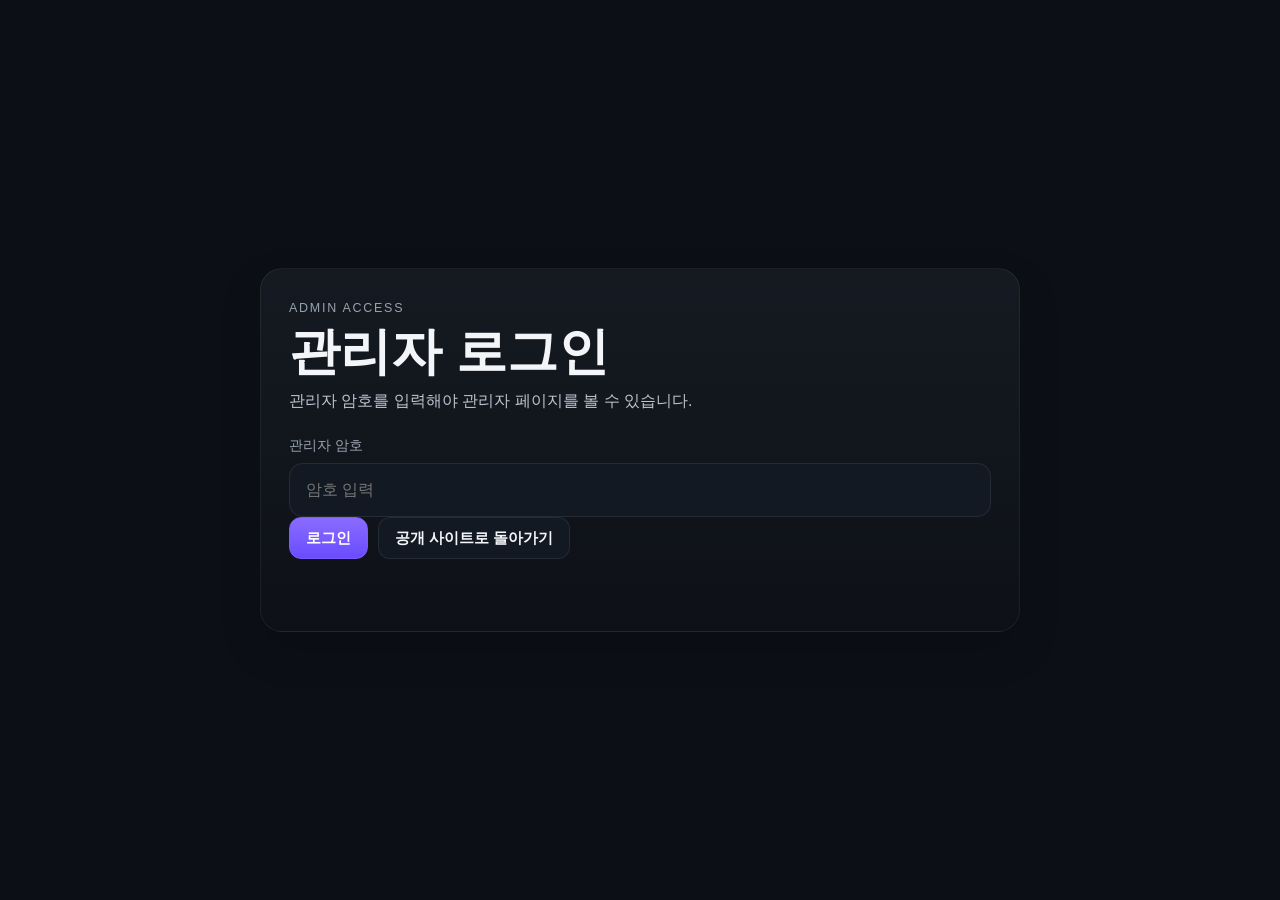
<file: admin-login.html>
<!doctype html>
<html lang="ko">
<head>
  <meta charset="utf-8">
  <meta name="viewport" content="width=device-width, initial-scale=1">
  <title>관리자 로그인 | PRINOL</title>
  <link rel="stylesheet" href="styles.css">
  <link rel="stylesheet" href="admin.css">
</head>
<body>
  <main class="admin-shell login-shell">
    <div class="login-card">
      <p class="admin-eyebrow">ADMIN ACCESS</p>
      <h1>관리자 로그인</h1>
      <p class="page-subcopy">관리자 암호를 입력해야 관리자 페이지를 볼 수 있습니다.</p>

      <div class="login-form">
        <label class="field span-12">
          <span class="field-label">관리자 암호</span>
          <input id="adminPassword" type="password" autocomplete="current-password" placeholder="암호 입력">
        </label>

        <div class="login-actions">
          <button class="primary-button" id="loginButton" type="button">로그인</button>
          <a class="ghost-button link-button" href="./">공개 사이트로 돌아가기</a>
        </div>
      </div>

      <div class="status-line" id="loginStatus"></div>
    </div>
  </main>

  <script src="login.js" defer></script>
</body>
</html>
</file>
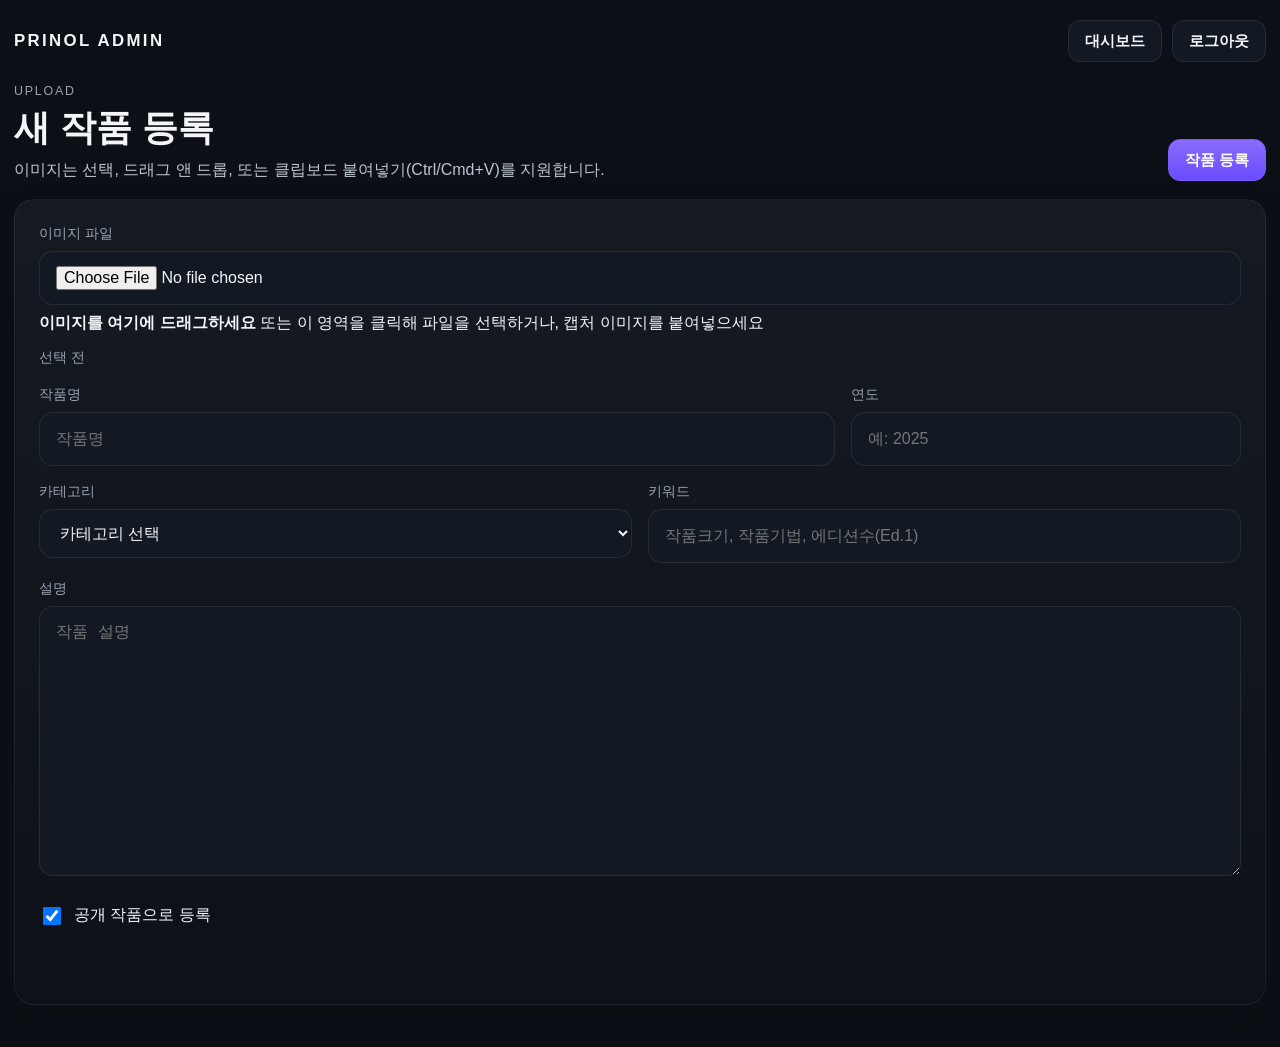
<file: admin-new.html>
<!doctype html>
<html lang="ko">
<head>
  <meta charset="utf-8">
  <meta name="viewport" content="width=device-width, initial-scale=1">
  <title>새 작품 등록 | PRINOL</title>
  <link rel="stylesheet" href="styles.css">
  <link rel="stylesheet" href="admin.css">
</head>
<body>
  <main class="admin-shell">
    <div class="admin-topbar">
      <a class="admin-brand" href="admin.html">PRINOL ADMIN</a>
      <div class="admin-top-actions">
        <a class="ghost-button" href="admin.html">대시보드</a>
        <button class="ghost-button" id="logoutButton" type="button">로그아웃</button>
      </div>
    </div>

    <section class="page-head">
      <div>
        <p class="admin-eyebrow">UPLOAD</p>
        <h1>새 작품 등록</h1>
        <p class="page-subcopy">이미지는 선택, 드래그 앤 드롭, 또는 클립보드 붙여넣기(Ctrl/Cmd+V)를 지원합니다.</p>
      </div>
      <div class="page-head-actions">
        <button class="primary-button" id="uploadButton" type="button">작품 등록</button>
      </div>
    </section>

    <section class="admin-panel wide-panel">
      <div class="admin-form-grid">
        <label class="field span-12">
          <span class="field-label">이미지 파일</span>
          <input id="imageFile" type="file" accept="image/*">
          <div id="imageDropZone" class="upload-dropzone" tabindex="0">
            <strong>이미지를 여기에 드래그하세요</strong>
            <span>또는 이 영역을 클릭해 파일을 선택하거나, 캡처 이미지를 붙여넣으세요</span>
          </div>
          <small id="imageSizeInfo" class="help-text">선택 전</small>
        </label>

        <label class="field span-8">
          <span class="field-label">작품명</span>
          <input id="title" type="text" placeholder="작품명">
        </label>

        <label class="field span-4">
          <span class="field-label">연도</span>
          <input id="year" type="text" placeholder="예: 2025">
        </label>

        <label class="field span-6">
          <span class="field-label">카테고리</span>
          <select id="category">
            <option value="">카테고리 선택</option>
            <option value="Print">Print</option>
            <option value="Drawing">Drawing</option>
            <option value="Photography">Photography</option>
            <option value="Others">Others</option>
          </select>
        </label>

        <label class="field span-6">
          <span class="field-label">키워드</span>
          <input id="tags" type="text" placeholder="작품크기, 작품기법, 에디션수(Ed.1)">
        </label>

        <label class="field span-12">
          <span class="field-label">설명</span>
          <textarea id="description" rows="10" placeholder="작품 설명"></textarea>
        </label>

        <label class="toggle-field span-12">
          <input id="isPublic" type="checkbox" checked>
          <span>공개 작품으로 등록</span>
        </label>
      </div>

      <div class="status-line" id="uploadStatus"></div>
    </section>
  </main>

  <script src="admin-shell.js" defer></script>
  <script src="admin-new.js" defer></script>
</body>
</html>
</file>
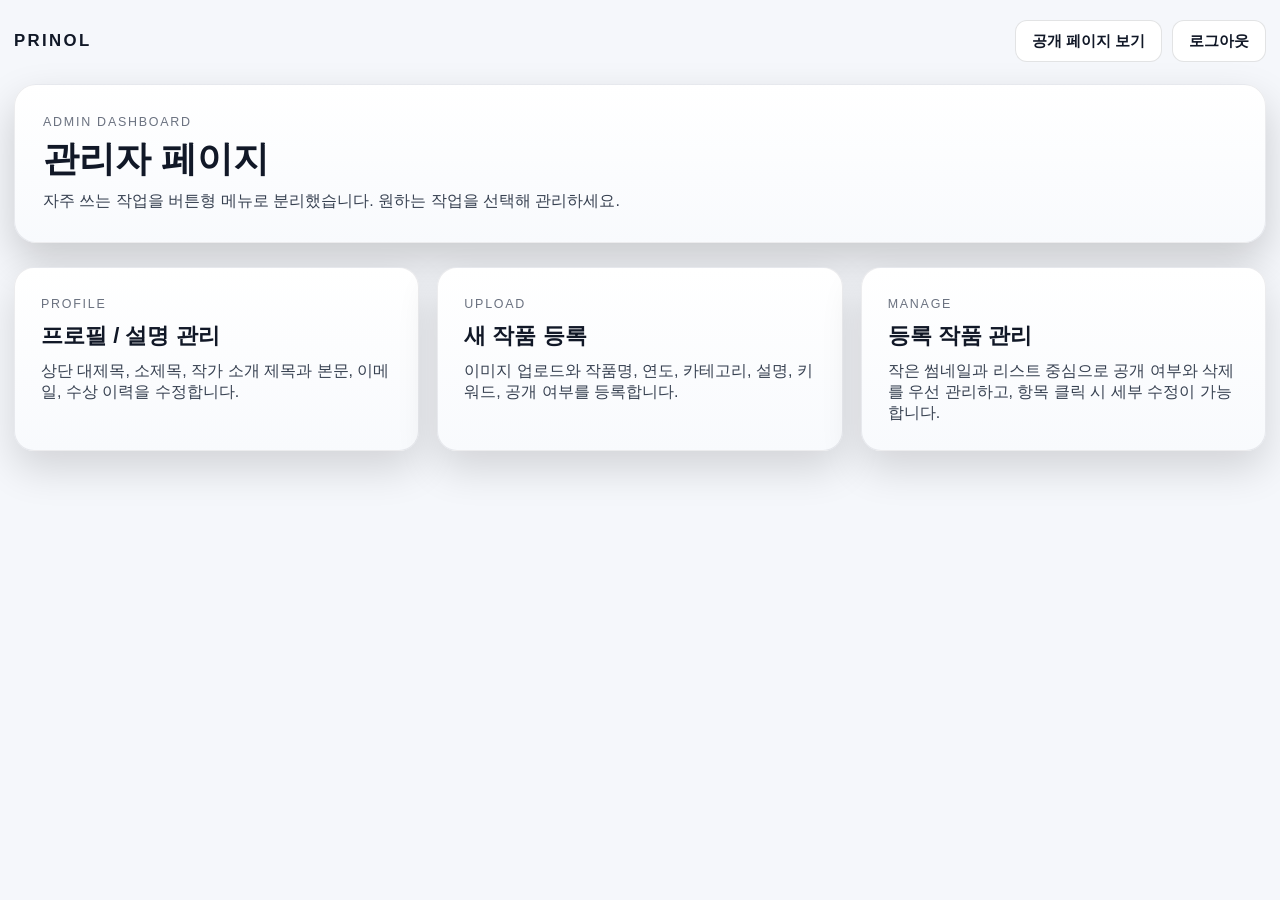
<file: admin.html>
<!doctype html>
<html lang="ko">
<head>
  <meta charset="utf-8">
  <meta name="viewport" content="width=device-width, initial-scale=1">
  <title>Admin | PRINOL</title>
  <script src="theme-sync.js"></script>
  <link rel="stylesheet" href="styles.css">
  <link rel="stylesheet" href="admin.css">
</head>
<body>
  <main class="admin-shell">
    <div class="admin-topbar">
      <a class="admin-brand" href="./">PRINOL</a>
      <div class="admin-top-actions">
        <a class="ghost-button" href="./">공개 페이지 보기</a>
        <button class="ghost-button" id="logoutButton" type="button">로그아웃</button>
      </div>
    </div>

    <section class="admin-hero">
      <p class="admin-eyebrow">ADMIN DASHBOARD</p>
      <h1>관리자 페이지</h1>
      <p class="admin-hero-copy">자주 쓰는 작업을 버튼형 메뉴로 분리했습니다. 원하는 작업을 선택해 관리하세요.</p>
    </section>

    <section class="admin-grid-3">
      <a class="admin-nav-card" href="admin-profile.html">
        <span class="admin-nav-kicker">PROFILE</span>
        <h2>프로필 / 설명 관리</h2>
        <p>상단 대제목, 소제목, 작가 소개 제목과 본문, 이메일, 수상 이력을 수정합니다.</p>
      </a>

      <a class="admin-nav-card" href="admin-new.html">
        <span class="admin-nav-kicker">UPLOAD</span>
        <h2>새 작품 등록</h2>
        <p>이미지 업로드와 작품명, 연도, 카테고리, 설명, 키워드, 공개 여부를 등록합니다.</p>
      </a>

      <a class="admin-nav-card" href="admin-manage.html">
        <span class="admin-nav-kicker">MANAGE</span>
        <h2>등록 작품 관리</h2>
        <p>작은 썸네일과 리스트 중심으로 공개 여부와 삭제를 우선 관리하고, 항목 클릭 시 세부 수정이 가능합니다.</p>
      </a>
    </section>
  </main>

  <script src="admin-shell.js" defer></script>
</body>
</html>
</file>
<file: styles.css>
:root{
  --bg:#0c1016;
  --bg-elev:#121923;
  --bg-card:linear-gradient(180deg, rgba(22,27,35,.96), rgba(14,18,24,.96));
  --text:#f3f5f8;
  --text-soft:#bcc4cf;
  --text-muted:#98a2af;
  --line:rgba(255,255,255,.06);
  --line-strong:rgba(255,255,255,.08);
  --header-bg:rgba(12,16,22,.72);
  --chip-bg:#121923;
  --input-bg:#121923;
  --shadow-focus:0 0 0 3px rgba(124,92,255,.16);
  --accent:#7c5cff;
}

:root[data-theme="light"]{
  --bg:#f5f7fb;
  --bg-elev:#ffffff;
  --bg-card:linear-gradient(180deg, rgba(255,255,255,.98), rgba(248,250,253,.98));
  --text:#111827;
  --text-soft:#374151;
  --text-muted:#6b7280;
  --line:rgba(17,24,39,.08);
  --line-strong:rgba(17,24,39,.12);
  --header-bg:rgba(255,255,255,.74);
  --chip-bg:#f3f4f6;
  --input-bg:#ffffff;
  --shadow-focus:0 0 0 3px rgba(124,92,255,.18);
  --accent:#6a4cff;
}

*{
  box-sizing:border-box;
}

html{
  scroll-behavior:smooth;
}

body{
  margin:0;
  font-family:-apple-system,BlinkMacSystemFont,"Segoe UI",Roboto,"Noto Sans KR",sans-serif;
  background:var(--bg);
  color:var(--text);
  transition:background .25s ease, color .25s ease;
}

a{
  color:inherit;
  text-decoration:none;
}

img{
  max-width:100%;
  display:block;
}

.hidden{
  display:none !important;
}

.site-header{
  position:sticky;
  top:0;
  z-index:50;
  backdrop-filter:blur(16px);
  background:var(--header-bg);
  border-bottom:1px solid var(--line);
}

.header-inner{
  width:min(1400px, calc(100% - 28px));
  margin:0 auto;
  min-height:72px;
  display:flex;
  align-items:center;
  justify-content:space-between;
  gap:20px;
}

.header-right{
  display:flex;
  align-items:center;
  gap:16px;
  flex-wrap:wrap;
  justify-content:flex-end;
}

.site-logo{
  font-size:1.05rem;
  font-weight:800;
  letter-spacing:.14em;
  color:var(--text);
}

.site-nav{
  display:flex;
  align-items:center;
  gap:18px;
}

.site-nav a{
  color:var(--text-soft);
  font-size:.95rem;
}

.theme-toggle{
  display:inline-flex;
  align-items:center;
  gap:10px;
  padding:8px 10px;
  border:1px solid var(--line-strong);
  border-radius:999px;
  background:var(--bg-elev);
  color:var(--text);
  cursor:pointer;
}

.theme-toggle-track{
  position:relative;
  width:42px;
  height:24px;
  border-radius:999px;
  background:rgba(124,92,255,.28);
  display:inline-flex;
  align-items:center;
}

.theme-toggle-thumb{
  position:absolute;
  left:3px;
  width:18px;
  height:18px;
  border-radius:50%;
  background:#fff;
  box-shadow:0 1px 4px rgba(0,0,0,.2);
  transition:transform .22s ease;
}

:root[data-theme="light"] .theme-toggle-thumb{
  transform:translateX(18px);
}

.theme-toggle-label{
  font-size:.86rem;
  font-weight:700;
  color:var(--text-soft);
}

main{
  width:min(1400px, calc(100% - 28px));
  margin:0 auto;
  padding:28px 0 60px;
}

.hero-section{
  padding:32px 0 24px;
}

.hero-inner{
  border-radius:24px;
  padding:34px 28px;
  background:var(--bg-card);
  border:1px solid var(--line);
}

.hero-kicker{
  margin:0 0 10px;
  color:var(--text-muted);
  font-size:.8rem;
  letter-spacing:.14em;
  text-transform:uppercase;
}

.hero-inner h1{
  margin:0;
  font-size:clamp(2rem, 4vw, 4.2rem);
  line-height:1.04;
  color:var(--text);
}

.hero-subtitle{
  margin:14px 0 0;
  color:var(--text-soft);
  max-width:760px;
  font-size:1.05rem;
}

.hero-stats{
  display:flex;
  gap:14px;
  margin-top:22px;
  flex-wrap:wrap;
}

.hero-stat{
  min-width:140px;
  padding:14px 16px;
  border-radius:16px;
  background:rgba(127,127,127,.06);
  border:1px solid var(--line);
}

.hero-stat-label{
  display:block;
  font-size:.84rem;
  color:var(--text-muted);
  margin-bottom:6px;
}

.hero-stat strong{
  font-size:1.28rem;
  color:var(--text);
}

.works-section{
  padding:8px 0 38px;
}

.works-toolbar{
  margin-bottom:18px;
}

.section-head{
  display:flex;
  align-items:end;
  justify-content:space-between;
  gap:16px;
  margin-bottom:18px;
}

.section-head h2{
  margin:0;
  font-size:1.5rem;
  color:var(--text);
}

.works-head{
  margin-bottom:12px;
}

.works-search{
  width:min(360px, 100%);
  border:1px solid var(--line-strong);
  border-radius:14px;
  background:var(--input-bg);
  color:var(--text);
  padding:12px 14px;
  font-size:.96rem;
}

.works-search:focus,
.filter-select:focus{
  outline:none;
  border-color:var(--accent);
  box-shadow:var(--shadow-focus);
}

.filter-stack{
  display:flex;
  flex-direction:column;
  gap:14px;
  padding:16px 18px;
  border-radius:18px;
  background:var(--bg-card);
  border:1px solid var(--line);
}

.filter-row{
  display:flex;
  align-items:center;
  gap:14px;
  flex-wrap:wrap;
}

.filter-label{
  min-width:64px;
  color:var(--text-muted);
  font-size:.92rem;
  font-weight:600;
}

.filter-select{
  min-width:180px;
  border:1px solid var(--line-strong);
  border-radius:12px;
  background:var(--input-bg);
  color:var(--text);
  padding:10px 12px;
  font-size:.95rem;
}

.checkbox-group{
  display:flex;
  flex-wrap:wrap;
  gap:10px;
}

.checkbox-chip{
  display:inline-flex;
  align-items:center;
  gap:8px;
  padding:10px 12px;
  border-radius:999px;
  background:var(--chip-bg);
  border:1px solid var(--line-strong);
  color:var(--text);
  font-size:.92rem;
  cursor:pointer;
}

.checkbox-chip input{
  width:16px;
  height:16px;
  accent-color:var(--accent);
}

.works-grid{
  display:grid;
  grid-template-columns:repeat(4, minmax(0, 1fr));
  gap:12px;
}

.work-card{
  position:relative;
  display:block;
  aspect-ratio:1 / 1;
  overflow:hidden;
  background:#12161d;
}

:root[data-theme="light"] .work-card{
  background:#e5e7eb;
}

.work-card-image{
  width:100%;
  height:100%;
  object-fit:cover;
  transition:transform .35s ease;
}

.work-card:hover .work-card-image{
  transform:scale(1.03);
}

.work-card-overlay{
  position:absolute;
  inset:auto 0 0 0;
  padding:28px 16px 14px;
  background:linear-gradient(180deg, rgba(0,0,0,0), rgba(0,0,0,.62));
}

.work-card-title{
  margin:0;
  color:#fff;
  font-size:1rem;
  font-weight:700;
  letter-spacing:.01em;
  text-shadow:0 2px 10px rgba(0,0,0,.35);
}

.pinned-badge{
  position:absolute;
  top:10px;
  left:10px;
  z-index:3;
  width:28px;
  height:28px;
  display:inline-flex;
  align-items:center;
  justify-content:center;
  border-radius:999px;
  background:#ffd84d;
  color:#1a1a1a;
  font-size:16px;
  font-weight:700;
  line-height:1;
  box-shadow:0 6px 18px rgba(0,0,0,.28);
  pointer-events:none;
}

.empty-message,
.loading-message{
  color:var(--text-muted);
  text-align:center;
  padding:20px 0 4px;
}

.scroll-sentinel{
  height:1px;
}

.about-section{
  padding:18px 0 0;
}

.about-layout{
  display:grid;
  grid-template-columns:minmax(0, 1.4fr) minmax(280px, .8fr);
  gap:22px;
}

.about-copy,
.info-card{
  border-radius:22px;
  padding:24px;
  background:var(--bg-card);
  border:1px solid var(--line);
}

.about-copy p{
  margin:0;
  color:var(--text-soft);
  line-height:1.8;
  white-space:pre-line;
}

.info-card h3{
  margin:0 0 14px;
  font-size:1rem;
  color:var(--text);
}

.awards-list{
  margin:0;
  padding-left:18px;
  color:var(--text-soft);
  line-height:1.7;
}

.email-block{
  margin-top:24px;
}

.email-block p{
  margin:0 0 8px;
  color:var(--text-muted);
}

.email-block a{
  color:var(--text);
  word-break:break-all;
}

.detail-section{
  padding:16px 0 24px;
}

.back-link{
  display:inline-block;
  margin-bottom:18px;
  color:var(--text-soft);
}

.detail-layout{
  display:grid;
  grid-template-columns:minmax(0, 1.1fr) minmax(320px, .9fr);
  gap:24px;
}

.detail-image-panel,
.detail-info-panel{
  border-radius:24px;
  padding:24px;
  background:var(--bg-card);
  border:1px solid var(--line);
}

.detail-image{
  width:100%;
  max-height:78vh;
  object-fit:contain;
  border-radius:16px;
  background:#111;
}

:root[data-theme="light"] .detail-image{
  background:#f3f4f6;
}

.detail-info-panel h1{
  margin:0;
  font-size:clamp(1.8rem, 3vw, 3rem);
  line-height:1.08;
  color:var(--text);
}

.detail-meta{
  display:flex;
  gap:10px;
  flex-wrap:wrap;
  margin-top:12px;
  color:var(--text-muted);
}

.detail-description{
  margin:20px 0 0;
  color:var(--text-soft);
  line-height:1.8;
  white-space:pre-line;
}

.detail-tags{
  display:flex;
  flex-wrap:wrap;
  gap:8px;
  margin-top:20px;
}

.tag-chip{
  display:inline-flex;
  align-items:center;
  justify-content:center;
  padding:8px 12px;
  border-radius:999px;
  font-size:.84rem;
  font-weight:700;
  line-height:1;
}

.color-1{ background:#fee2e2; color:#991b1b; }
.color-2{ background:#ffedd5; color:#9a3412; }
.color-3{ background:#fef3c7; color:#92400e; }
.color-4{ background:#dcfce7; color:#166534; }
.color-5{ background:#dbeafe; color:#1d4ed8; }
.color-6{ background:#ede9fe; color:#6d28d9; }

@media (max-width: 980px){
  .works-grid{
    grid-template-columns:repeat(3, minmax(0, 1fr));
  }

  .about-layout,
  .detail-layout{
    grid-template-columns:1fr;
  }
}

@media (max-width: 720px){
  .header-inner,
  main{
    width:min(100% - 16px, 1400px);
  }

  .header-inner{
    padding:14px 0;
    flex-direction:column;
    align-items:flex-start;
  }

  .header-right{
    width:100%;
    justify-content:space-between;
    align-items:flex-start;
  }

  .site-nav{
    gap:14px;
    flex-wrap:wrap;
  }

  .hero-inner{
    padding:28px 18px;
  }

  .hero-stats{
    gap:10px;
  }

  .hero-stat{
    min-width:0;
    flex:1 1 0;
    padding:12px 12px;
  }

  .section-head,
  .filter-row{
    flex-direction:column;
    align-items:flex-start;
  }

  .works-search{
    width:100%;
  }

  .filter-label{
    min-width:0;
  }

  .works-grid{
    grid-template-columns:repeat(2, minmax(0, 1fr));
    gap:8px;
  }

  .work-card-title{
    font-size:.92rem;
  }

  .about-copy,
  .info-card,
  .detail-image-panel,
  .detail-info-panel{
    padding:18px;
  }

  .pinned-badge{
    top:8px;
    left:8px;
    width:24px;
    height:24px;
    font-size:14px;
  }
}

/* artwork detail admin edit + clickable keyword links */
.detail-admin-bar {
  display:flex;
  justify-content:flex-end;
  margin-bottom:14px;
}

.detail-edit-button {
  border:1px solid var(--line-strong);
  background:var(--bg-elev);
}

.detail-edit-form {
  display:flex;
  flex-direction:column;
  gap:14px;
}

.detail-edit-grid {
  display:grid;
  grid-template-columns:1fr 1fr;
  gap:12px;
}

.detail-field {
  display:flex;
  flex-direction:column;
  gap:8px;
}

.detail-field span {
  color:var(--text-muted);
  font-size:.9rem;
  font-weight:600;
}

.detail-field input,
.detail-field textarea {
  width:100%;
  border:1px solid var(--line-strong);
  border-radius:12px;
  background:var(--input-bg);
  color:var(--text);
  padding:12px 14px;
  font-size:.95rem;
}

.detail-field textarea {
  resize:vertical;
  min-height:140px;
}

.detail-field input:focus,
.detail-field textarea:focus {
  outline:none;
  border-color:var(--accent);
  box-shadow:var(--shadow-focus);
}

.detail-check {
  display:flex;
  align-items:center;
  gap:10px;
  color:var(--text);
}

.detail-help {
  color:var(--text-muted);
  font-size:.84rem;
}

.detail-edit-actions {
  display:flex;
  gap:10px;
  flex-wrap:wrap;
}

.detail-tag-link {
  cursor:pointer;
}

@media (max-width: 720px) {
  .detail-edit-grid {
    grid-template-columns:1fr;
  }
}
/* search reset button + unified theme addon for detail/admin pages */
.search-reset-button {
  height: 44px;
  flex: 0 0 auto;
}

.detail-admin-bar {
  display:flex;
  justify-content:flex-end;
  margin-bottom:14px;
}

.detail-edit-button {
  border:1px solid var(--line-strong);
  background:var(--bg-elev);
  color:var(--text);
}

.detail-edit-form {
  display:flex;
  flex-direction:column;
  gap:14px;
}

.detail-edit-grid {
  display:grid;
  grid-template-columns:1fr 1fr;
  gap:12px;
}

.detail-field {
  display:flex;
  flex-direction:column;
  gap:8px;
}

.detail-field span {
  color:var(--text-muted);
  font-size:.9rem;
  font-weight:600;
}

.detail-field input,
.detail-field textarea {
  width:100%;
  border:1px solid var(--line-strong);
  border-radius:12px;
  background:var(--input-bg);
  color:var(--text);
  padding:12px 14px;
  font-size:.95rem;
}

.detail-field textarea {
  resize:vertical;
  min-height:140px;
}

.detail-field input:focus,
.detail-field textarea:focus {
  outline:none;
  border-color:var(--accent);
  box-shadow:var(--shadow-focus);
}

.detail-check {
  display:flex;
  align-items:center;
  gap:10px;
  color:var(--text);
}

.detail-help {
  color:var(--text-muted);
  font-size:.84rem;
}

.detail-edit-actions {
  display:flex;
  gap:10px;
  flex-wrap:wrap;
}

.detail-tag-link {
  cursor:pointer;
}

/* admin pages use same global theme tokens when addon css is appended to admin.css */
:root[data-theme="light"] body,
:root[data-theme="light"] .admin-shell body {
  color: var(--text);
}

@media (max-width: 720px) {
  .detail-edit-grid {
    grid-template-columns:1fr;
  }
}
/* refined search + compact filter balance */

.works-search-wrap{
  display:flex;
  align-items:center;
  gap:8px;
  width:min(420px, 100%);
}

.search-reset-button{
  flex:0 0 auto;
  height:36px;
  padding:0 12px;
  border:1px solid var(--line-strong);
  border-radius:10px;
  background:var(--bg-elev);
  color:var(--text-soft);
  font-size:.78rem;
  font-weight:700;
  letter-spacing:.01em;
  cursor:pointer;
  transition:transform .15s ease, border-color .15s ease, background .15s ease;
}

.search-reset-button:hover{
  transform:translateY(-1px);
  border-color:var(--accent);
}

.filter-inline-row{
  display:flex;
  align-items:center;
  gap:12px;
  flex-wrap:wrap;
  padding:14px 16px;
  border-radius:16px;
  background:var(--bg-card);
  border:1px solid var(--line);
}

.filter-select-compact{
  min-width:140px;
  height:38px;
  padding:8px 12px;
  font-size:.82rem;
  line-height:1.2;
}

.checkbox-group-inline{
  display:flex;
  align-items:center;
  gap:8px;
  flex-wrap:wrap;
}

.checkbox-group-inline .checkbox-chip{
  padding:7px 10px;
  font-size:.78rem;
  line-height:1.1;
  border-radius:999px;
}

.checkbox-group-inline .checkbox-chip input{
  width:14px;
  height:14px;
}

@media (max-width: 720px){
  .works-search-wrap{
    width:100%;
  }

  .filter-inline-row{
    align-items:flex-start;
    flex-direction:column;
  }

  .filter-select-compact{
    min-width:160px;
  }
}
/* search reset button + unified theme addon for detail/admin pages */
.search-reset-button {
  height: 44px;
  flex: 0 0 auto;
}

.detail-admin-bar {
  display:flex;
  justify-content:flex-end;
  margin-bottom:14px;
}

.detail-edit-button {
  border:1px solid var(--line-strong);
  background:var(--bg-elev);
  color:var(--text);
}

.detail-edit-form {
  display:flex;
  flex-direction:column;
  gap:14px;
}

.detail-edit-grid {
  display:grid;
  grid-template-columns:1fr 1fr;
  gap:12px;
}

.detail-field {
  display:flex;
  flex-direction:column;
  gap:8px;
}

.detail-field span {
  color:var(--text-muted);
  font-size:.9rem;
  font-weight:600;
}

.detail-field input,
.detail-field textarea {
  width:100%;
  border:1px solid var(--line-strong);
  border-radius:12px;
  background:var(--input-bg);
  color:var(--text);
  padding:12px 14px;
  font-size:.95rem;
}

.detail-field textarea {
  resize:vertical;
  min-height:140px;
}

.detail-field input:focus,
.detail-field textarea:focus {
  outline:none;
  border-color:var(--accent);
  box-shadow:var(--shadow-focus);
}

.detail-check {
  display:flex;
  align-items:center;
  gap:10px;
  color:var(--text);
}

.detail-help {
  color:var(--text-muted);
  font-size:.84rem;
}

.detail-edit-actions {
  display:flex;
  gap:10px;
  flex-wrap:wrap;
}

.detail-tag-link {
  cursor:pointer;
}

/* admin pages use same global theme tokens when addon css is appended to admin.css */
:root[data-theme="light"] body,
:root[data-theme="light"] .admin-shell body {
  color: var(--text);
}

@media (max-width: 720px) {
  .detail-edit-grid {
    grid-template-columns:1fr;
  }
}
</file>
<file: admin.css>
body{
  background:var(--bg);
  color:var(--text);
}

.admin-shell{
  width:min(1440px, calc(100% - 28px));
  margin:0 auto;
  padding:20px 0 42px;
}

.admin-manage-layout{
  width:min(1560px, calc(100% - 24px));
}

.admin-topbar{
  display:flex;
  align-items:center;
  justify-content:space-between;
  gap:16px;
  margin-bottom:22px;
}

.admin-brand{
  font-size:1.05rem;
  font-weight:800;
  letter-spacing:.14em;
  color:var(--text);
}

.admin-top-actions{
  display:flex;
  align-items:center;
  justify-content:flex-end;
  gap:10px;
  flex-wrap:wrap;
  margin-left:auto;
}

.admin-top-actions > *{
  flex:0 0 auto;
}

.admin-hero{
  margin-bottom:24px;
  padding:30px 28px;
  border:1px solid var(--line);
  border-radius:22px;
  background:var(--bg-card);
  box-shadow:0 18px 40px rgba(0,0,0,.18);
}

.admin-hero h1,
.page-head h1{
  margin:0;
  color:var(--text);
  font-size:clamp(1.8rem,2.8vw,2.8rem);
  line-height:1.12;
}

.admin-eyebrow{
  margin:0 0 10px;
  color:var(--text-muted);
  font-size:.78rem;
  letter-spacing:.14em;
  text-transform:uppercase;
}

.admin-hero-copy,
.page-subcopy{
  margin:12px 0 0;
  color:var(--text-soft);
  max-width:720px;
}

.admin-grid-3{
  display:grid;
  grid-template-columns:repeat(3, minmax(0, 1fr));
  gap:18px;
}

.admin-nav-card{
  display:block;
  padding:26px;
  border:1px solid var(--line);
  border-radius:20px;
  background:var(--bg-card);
  box-shadow:0 18px 40px rgba(0,0,0,.14);
  transition:transform .18s ease, border-color .18s ease, box-shadow .18s ease;
}

.admin-nav-card:hover{
  transform:translateY(-2px);
  border-color:var(--line-strong);
  box-shadow:0 24px 50px rgba(0,0,0,.18);
}

.admin-nav-kicker{
  display:inline-block;
  margin-bottom:10px;
  color:var(--text-muted);
  font-size:.78rem;
  letter-spacing:.14em;
  text-transform:uppercase;
}

.admin-nav-card h2{
  margin:0 0 10px;
  color:var(--text);
  font-size:1.38rem;
}

.admin-nav-card p{
  margin:0;
  color:var(--text-soft);
}

.page-head{
  display:flex;
  align-items:end;
  justify-content:space-between;
  gap:18px;
  margin-bottom:18px;
}

.page-head.compact{
  margin-bottom:14px;
}

.page-head-actions,
.editor-actions,
.login-actions{
  display:flex;
  gap:10px;
  flex-wrap:wrap;
}

.admin-panel{
  border:1px solid var(--line);
  border-radius:20px;
  background:var(--bg-card);
  box-shadow:0 18px 40px rgba(0,0,0,.14);
  padding:22px;
}

.wide-panel{
  padding:24px;
}

.primary-button,
.ghost-button,
.danger-button{
  height:42px;
  border-radius:12px;
  padding:0 16px;
  font-weight:700;
  font-size:.95rem;
  cursor:pointer;
  text-decoration:none;
  display:inline-flex;
  align-items:center;
  justify-content:center;
}

.primary-button{
  border:1px solid var(--accent);
  background:linear-gradient(180deg,#8a6cff,#6a4cff);
  color:#fff;
}

.ghost-button{
  border:1px solid var(--line-strong);
  background:var(--bg-elev);
  color:var(--text);
}

.danger-button{
  border:1px solid #6b2431;
  background:#3b121a;
  color:#ffd7df;
}

.primary-button:disabled,
.ghost-button:disabled,
.danger-button:disabled{
  opacity:.55;
  cursor:default;
}

.link-button{
  display:inline-flex;
  align-items:center;
  justify-content:center;
  text-decoration:none;
}

.admin-form-grid{
  display:grid;
  grid-template-columns:repeat(12, minmax(0, 1fr));
  gap:16px;
}

.field,
.toggle-field{
  display:flex;
  flex-direction:column;
  gap:8px;
}

.field-label{
  color:var(--text-muted);
  font-size:.88rem;
}

.field input,
.field textarea,
.field select,
.list-panel-top input,
.compact-field select{
  width:100%;
  border:1px solid var(--line-strong);
  border-radius:14px;
  background:var(--input-bg);
  color:var(--text);
  padding:14px 16px;
  font-size:1rem;
  line-height:1.5;
}

.field textarea{
  resize:vertical;
  min-height:180px;
}

.field input:focus,
.field textarea:focus,
.field select:focus,
.list-panel-top input:focus,
.compact-field select:focus{
  outline:none;
  border-color:var(--accent);
  box-shadow:var(--shadow-focus);
}

.toggle-field{
  flex-direction:row;
  align-items:center;
  gap:10px;
  min-height:48px;
  color:var(--text);
}

.toggle-field input{
  width:18px;
  height:18px;
}

.compact-field{
  gap:6px;
}

.compact-toggle{
  min-height:unset;
  padding-bottom:3px;
  justify-content:flex-start;
}

.help-text{
  display:block;
  margin-top:6px;
  color:var(--text-muted);
  font-size:.86rem;
  line-height:1.5;
}

.span-12{grid-column:span 12}
.span-8{grid-column:span 8}
.span-6{grid-column:span 6}
.span-4{grid-column:span 4}

.status-line{
  min-height:24px;
  margin-top:16px;
  color:var(--text-muted);
}

.status-line.small{
  margin-top:8px;
  font-size:.9rem;
}

.status-line.success{color:#86efac}
.status-line.error{color:#fda4af}

.manage-shell{
  display:grid;
  grid-template-columns:minmax(360px, 38%) minmax(0, 1fr);
  gap:18px;
}

.list-panel{
  padding:18px;
  min-height:72vh;
}

.list-panel-top{
  position:sticky;
  top:88px;
  z-index:3;
  padding-bottom:14px;
  background:var(--bg-card);
}

.manage-toolbar{
  display:grid;
  grid-template-columns:minmax(180px, 220px) auto;
  gap:12px;
  align-items:end;
  margin-top:12px;
}

.art-list{
  display:flex;
  flex-direction:column;
  gap:10px;
}

.art-row{
  border:1px solid var(--line);
  border-radius:14px;
  background:var(--bg-elev);
  overflow:hidden;
}

.art-row.selected{
  border-color:var(--accent);
  box-shadow:0 0 0 1px rgba(124,92,255,.24) inset;
}

.art-row.has-pending{
  border-color:var(--accent);
  box-shadow:0 0 0 1px rgba(124,92,255,.22) inset;
}

.art-row.marked-delete{
  border-color:#7a2432;
  background:#1a1115;
}

.art-row-main{
  width:100%;
  display:grid;
  grid-template-columns:52px 1fr;
  gap:12px;
  align-items:center;
  background:transparent;
  border:0;
  color:inherit;
  text-align:left;
  padding:10px 12px;
  cursor:pointer;
}

.art-row-thumb-wrap{
  width:52px;
  height:52px;
  background:#fff;
  border-radius:8px;
  overflow:hidden;
  display:flex;
  align-items:center;
  justify-content:center;
}

.art-row-thumb{
  width:100%;
  height:100%;
  object-fit:contain;
}

.art-row-text{
  min-width:0;
}

.art-row-title{
  display:block;
  color:var(--text);
  font-size:.92rem;
  line-height:1.3;
}

.art-row-meta{
  color:var(--text-muted);
  font-size:.8rem;
  margin-top:4px;
  white-space:nowrap;
  overflow:hidden;
  text-overflow:ellipsis;
}

.art-row-quick{
  display:flex;
  align-items:center;
  justify-content:space-between;
  gap:10px;
  padding:10px 12px 12px;
  border-top:1px solid var(--line);
  flex-wrap:wrap;
}

.row-toggle{
  display:flex;
  align-items:center;
  gap:8px;
  color:var(--text);
  font-size:.88rem;
}

.row-toggle input{
  width:16px;
  height:16px;
}

.row-delete-toggle span{
  color:#ffccd5;
}

.editor-panel{
  min-height:72vh;
}

.editor-head{
  display:flex;
  align-items:flex-start;
  justify-content:space-between;
  gap:18px;
  margin-bottom:18px;
}

.editor-head h2{
  margin:0;
  color:var(--text);
  font-size:1.4rem;
}

.editor-empty{
  display:flex;
  align-items:center;
  justify-content:center;
  min-height:220px;
  border:1px dashed var(--line-strong);
  border-radius:18px;
  color:var(--text-muted);
  background:var(--bg-elev);
  text-align:center;
  padding:24px;
}

.thumb-preview-box{
  border:1px solid var(--line);
  border-radius:16px;
  background:var(--bg-elev);
  padding:16px;
}

.thumb-preview-inner{
  height:220px;
  background:#fff;
  border-radius:12px;
  display:flex;
  align-items:center;
  justify-content:center;
  overflow:hidden;
}

.thumb-preview-inner img{
  width:100%;
  height:100%;
  object-fit:contain;
}

.login-shell{
  min-height:100vh;
  display:flex;
  align-items:center;
  justify-content:center;
  padding:28px 0;
}

.login-card{
  width:min(760px, 100%);
  padding:32px 28px;
  border:1px solid var(--line);
  border-radius:22px;
  background:var(--bg-card);
  box-shadow:0 18px 40px rgba(0,0,0,.18);
}

.login-card h1{
  margin:0;
  color:var(--text);
  font-size:clamp(2rem,4vw,3.4rem);
  line-height:1.06;
}

.login-form{
  margin-top:24px;
}

@media (max-width: 1100px){
  .admin-grid-3{
    grid-template-columns:1fr;
  }

  .manage-shell{
    grid-template-columns:1fr;
  }
}

@media (max-width: 780px){
  .admin-shell,
  .admin-manage-layout{
    width:min(100% - 16px, 1560px);
  }

  .admin-topbar,
  .page-head,
  .editor-head{
    flex-direction:column;
    align-items:flex-start;
  }

  .admin-top-actions{
    width:100%;
    justify-content:flex-start;
    margin-left:0;
  }

  .manage-toolbar{
    grid-template-columns:1fr;
  }

  .span-8,
  .span-6,
  .span-4{
    grid-column:span 12;
  }
}
</file>
